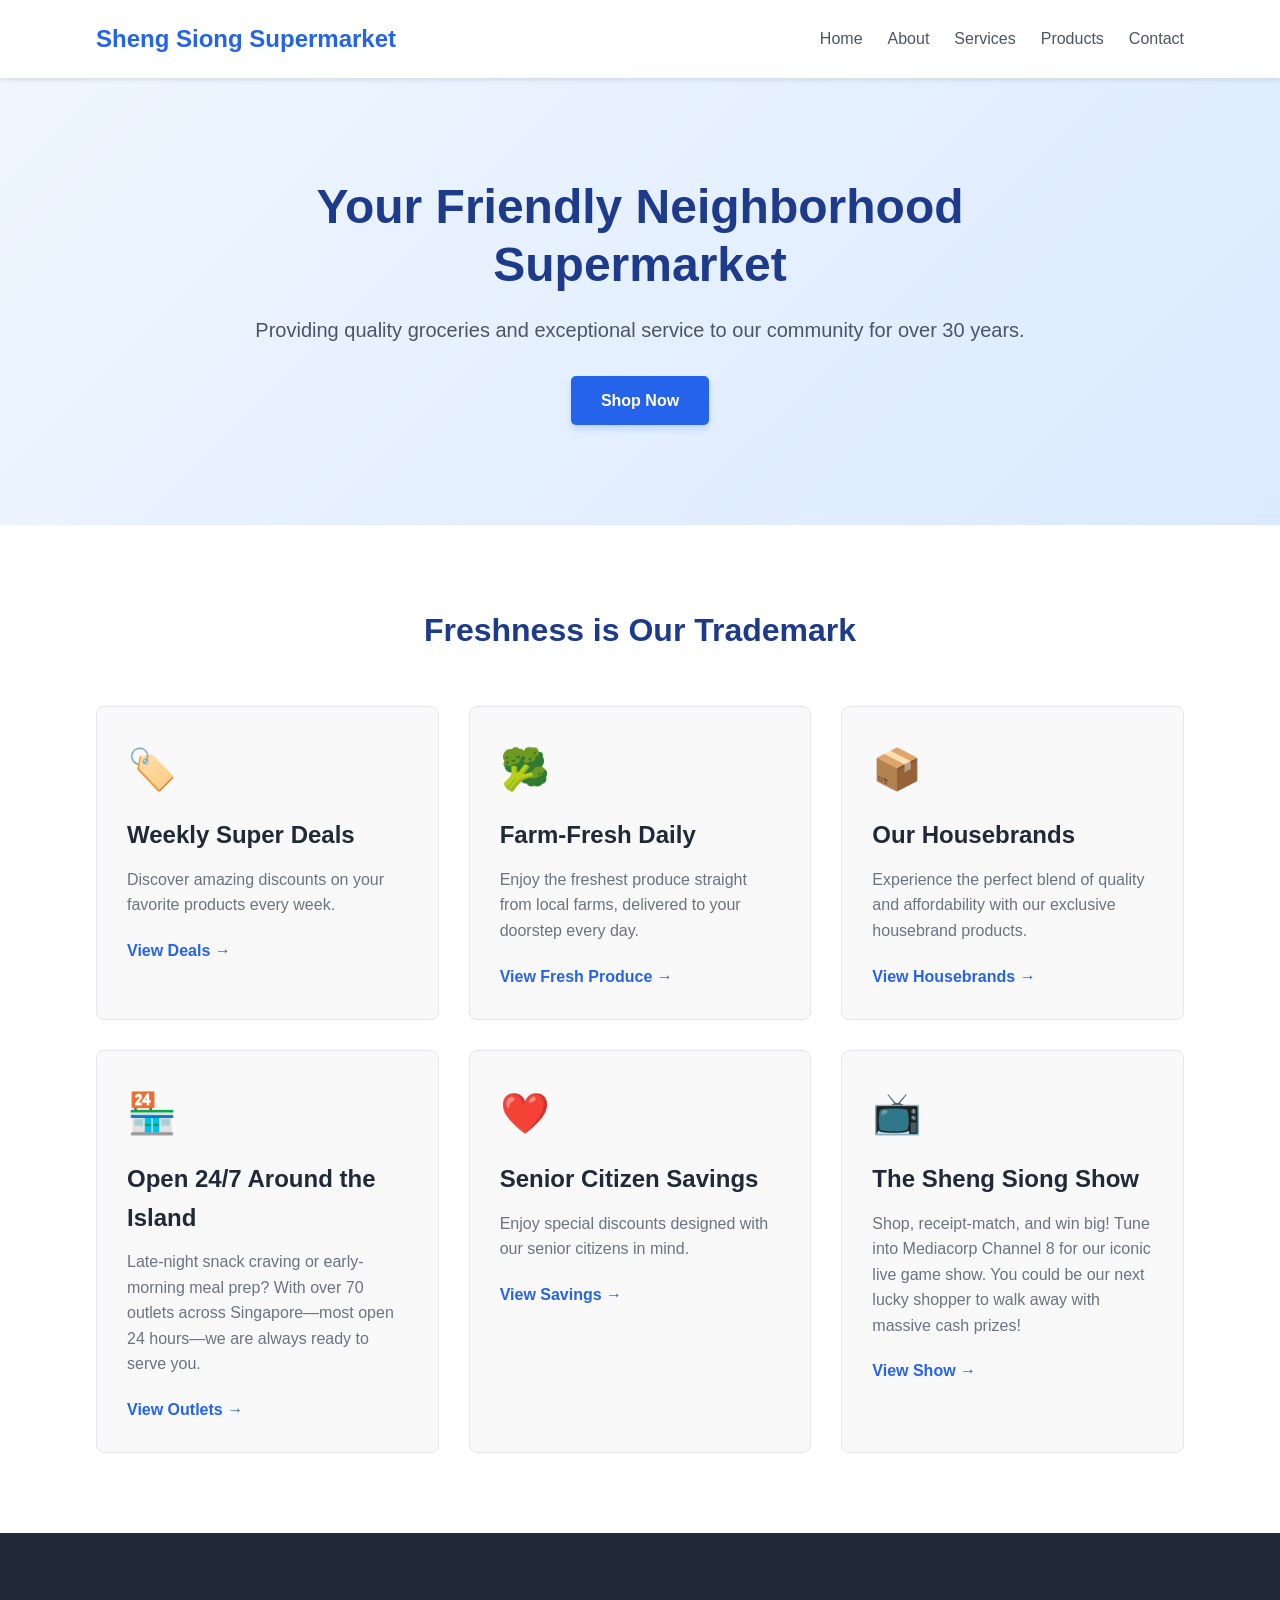
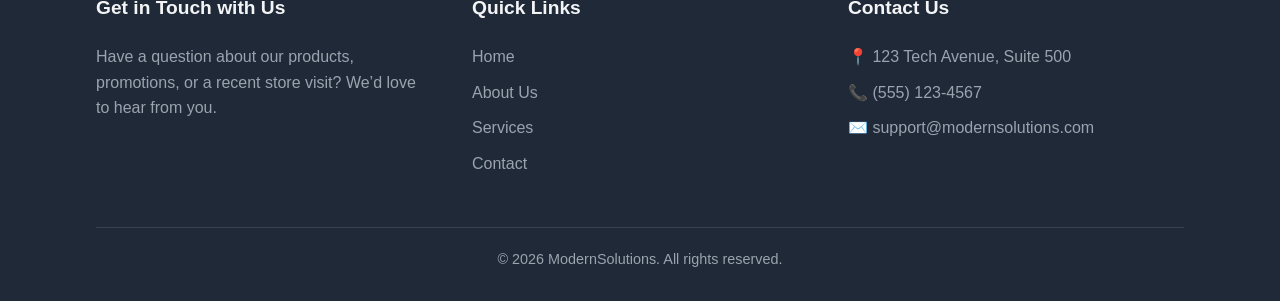
<file: index.html>
<!DOCTYPE html>
<html lang="en">
<head>
    <meta charset="UTF-8">
    <meta name="viewport" content="width=device-width, initial-scale=1.0">
    <title>Home | Modern Solutions</title>
    <link rel="stylesheet" href="style.css">
</head>
<body>

    <nav class="navbar">
        <div class="container nav-container">
            <div class="logo">Sheng Siong Supermarket</div>
            <ul class="nav-links">
                <li><a href="index.html">Home</a></li>
                <li><a href="aboutus.html">About</a></li>
                <li><a href="services.html">Services</a></li>
                <li><a href="products.html">Products</a></li>
                <li><a href="contactus.html">Contact</a></li>
            </ul>
        </div>
    </nav>

    <header class="hero">
        <div class="container hero-content">
            <h1>Your Friendly Neighborhood Supermarket</h1>
            <p>Providing quality groceries and exceptional service to our community for over 30 years.</p>
            <a href="products.html" class="cta-button">Shop Now</a>
        </div>
    </header>

    <section class="features">
        <div class="container">
            <h2 class="section-title">Freshness is Our Trademark</h2>
            <div class="grid">
                
                <div class="card">
                    <span class="card-icon">🏷️</span>
                    <h3>Weekly Super Deals</h3>
                    <p>Discover amazing discounts on your favorite products every week.</p>
                    <a href="products.html" class="card-link">View Deals &rarr;</a>
                </div>

                <div class="card">
                    <span class="card-icon">🥦</span>
                    <h3>Farm-Fresh Daily</h3>
                    <p>Enjoy the freshest produce straight from local farms, delivered to your doorstep every day.</p>
                    <a href="products.html" class="card-link">View Fresh Produce &rarr;</a>
                </div>

                <div class="card">
                    <span class="card-icon">📦</span>
                    <h3>Our Housebrands</h3>
                    <p>Experience the perfect blend of quality and affordability with our exclusive housebrand products.</p>
                    <a href="products.html" class="card-link">View Housebrands &rarr;</a>
                </div>
                <div class="card">
                    <span class="card-icon">🏪</span>
                    <h3>Open 24/7 Around the Island</h3>
                    <p>Late-night snack craving or early-morning meal prep? With over 70 outlets across Singapore—most open 24 hours—we are always ready to serve you.</p>
                    <a href="products.html" class="card-link">View Outlets &rarr;</a>
                </div>
                <div class="card">
                    <span class="card-icon">❤️</span>
                    <h3>Senior Citizen Savings</h3>
                    <p>Enjoy special discounts designed with our senior citizens in mind.</p>
                    <a href="products.html" class="card-link">View Savings &rarr;</a>
                </div>
                <div class="card">
                    <span class="card-icon">📺</span>
                    <h3>The Sheng Siong Show</h3>
                    <p>Shop, receipt-match, and win big! Tune into Mediacorp Channel 8 for our iconic live game show. You could be our next lucky shopper to walk away with massive cash prizes!</p>
                    <a href="products.html" class="card-link">View Show &rarr;</a>
                </div>
                

            </div>
        </div>
    </section>

    <footer>
        <div class="container">
            <div class="footer-grid">
                <div>
                    <h4 class="footer-heading">Get in Touch with Us</h4>
                    <p class="footer-desc">Have a question about our products, promotions, or a recent store visit? We’d love to hear from you.</p>
                </div>
                <div>
                    <h4 class="footer-heading">Quick Links</h4>
                    <ul class="footer-links">
                        <li><a href="index.html">Home</a></li>
                        <li><a href="about.html">About Us</a></li>
                        <li><a href="services.html">Services</a></li>
                        <li><a href="contact.html">Contact</a></li>
                    </ul>
                </div>
                <div>
                    <h4 class="footer-heading">Contact Us</h4>
                    <div class="contact-info">
                        <p>📍 123 Tech Avenue, Suite 500</p>
                        <p>📞 (555) 123-4567</p>
                        <p>✉️ support@modernsolutions.com</p>
                    </div>
                </div>
            </div>
            <div class="footer-bottom">
                <p>&copy; 2026 ModernSolutions. All rights reserved.</p>
            </div>
        </div>
    </footer>

</body>
</html>
</file>
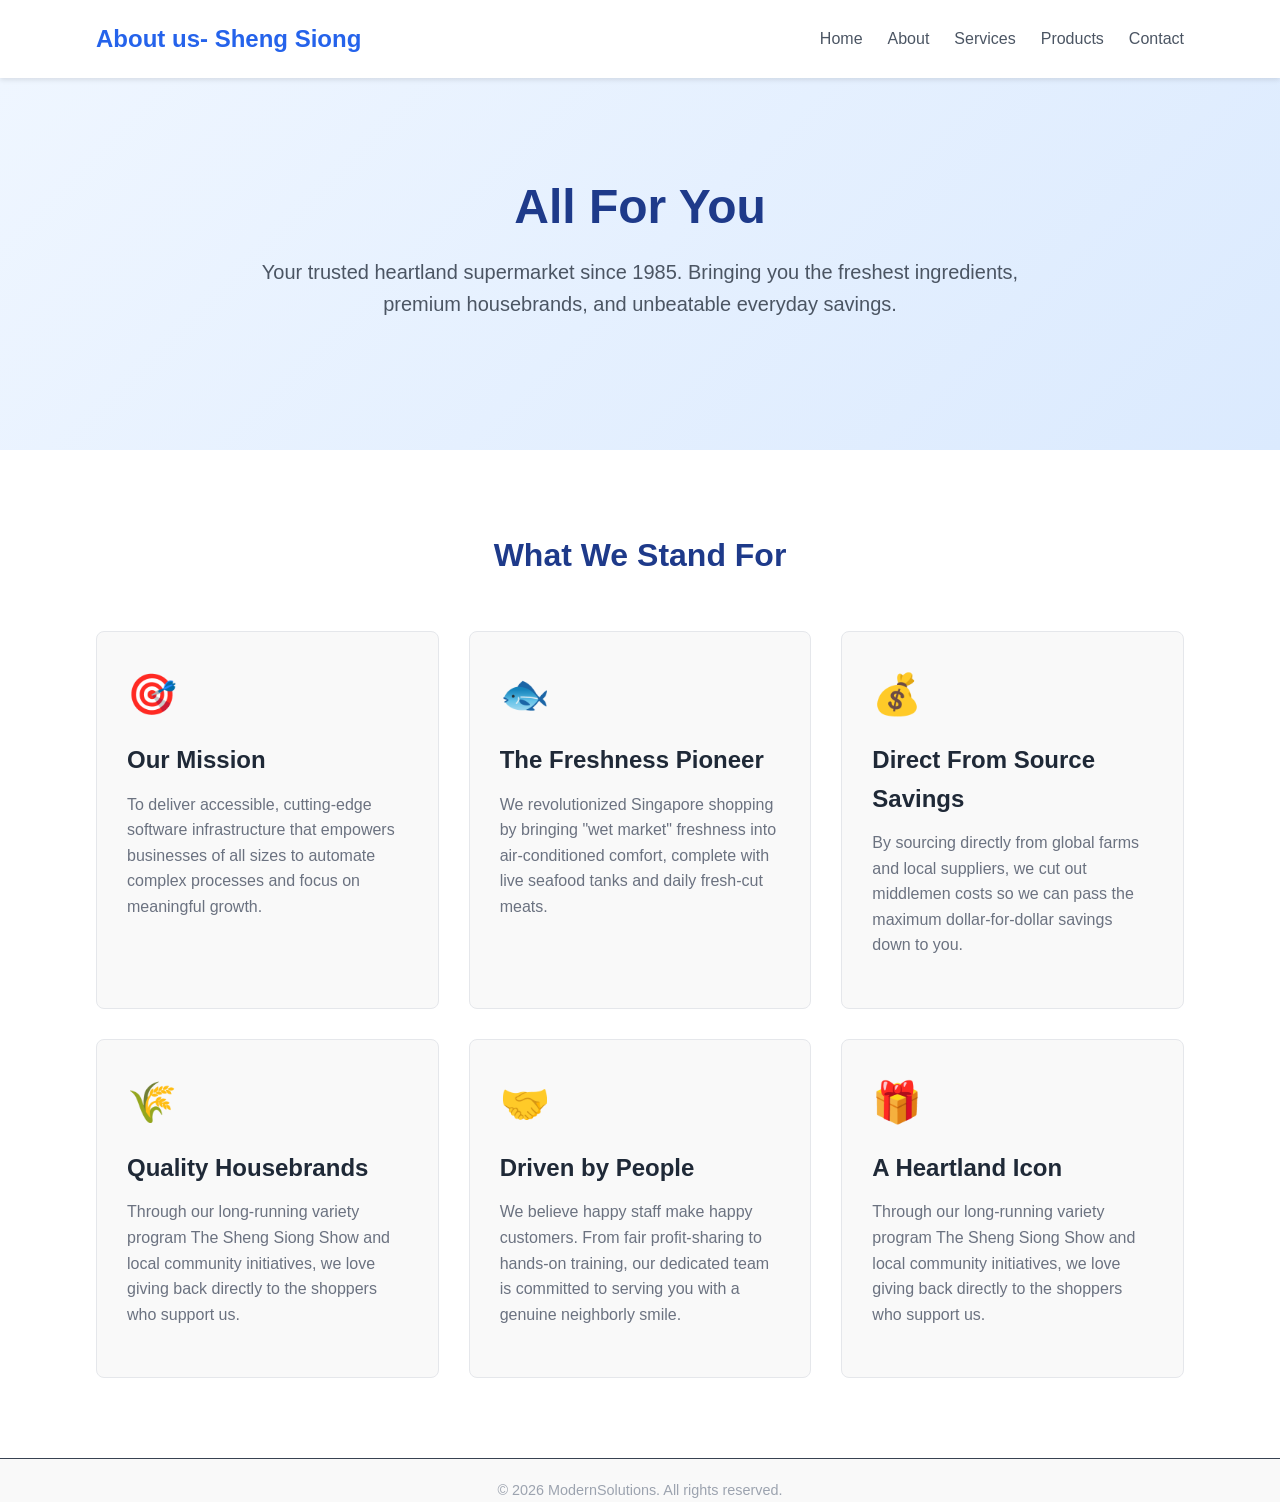
<file: aboutus.html>
<!DOCTYPE html>
<html lang="en">
<head>
    <meta charset="UTF-8">
    <meta name="viewport" content="width=device-width, initial-scale=1.0">
    <title>About Us | Modern Solutions</title>
    <link rel="stylesheet" href="style.css">
</head>
<body>

    <nav class="navbar">
        <div class="container nav-container">
            <div class="logo">About us- Sheng Siong</div>
            <ul class="nav-links">
                <li><a href="index.html">Home</a></li>
                <li><a href="about.html">About</a></li>
                <li><a href="services.html">Services</a></li>
                <li><a href="products.html">Products</a></li>
                <li><a href="contact.html">Contact</a></li>
            </ul>
        </div>
    </nav>

    <header class="hero">
        <div class="container hero-content">
            <h1>All For You</h1>
            <p>Your trusted heartland supermarket since 1985. Bringing you the freshest ingredients, premium housebrands, and unbeatable everyday savings.</p>
        </div>
    </header>

    <section class="features">
        <div class="container">
            <h2 class="section-title">What We Stand For </h2>
            <div class="grid">
                
                <div class="card">
                    <span class="card-icon">🎯</span>
                    <h3>Our Mission</h3>
                    <p>To deliver accessible, cutting-edge software infrastructure that empowers businesses of all sizes to automate complex processes and focus on meaningful growth.</p>
                </div>
                <div class="card">
                    <span class="card-icon">🐟</span>
                    <h3>The Freshness Pioneer</h3>
                    <p>We revolutionized Singapore shopping by bringing "wet market" freshness into air-conditioned comfort, complete with live seafood tanks and daily fresh-cut meats.</p>
                </div>
                <div class="card">
                    <span class="card-icon">💰</span>
                    <h3>Direct From Source Savings</h3>
                    <p>By sourcing directly from global farms and local suppliers, we cut out middlemen costs so we can pass the maximum dollar-for-dollar savings down to you.</p>
                </div>
                <div class="card">
                    <span class="card-icon">🌾</span>
                    <h3>Quality Housebrands</h3>
                    <p>Through our long-running variety program The Sheng Siong Show and local community initiatives, we love giving back directly to the shoppers who support us.</p> 
                </div>
                <div class="card">
                    <span class="card-icon">🤝</span>
                    <h3>Driven by People</h3>
                    <p>We believe happy staff make happy customers. From fair profit-sharing to hands-on training, our dedicated team is committed to serving you with a genuine neighborly smile.</p>
                </div>
                <div class="card">
                    <span class="card-icon">🎁</span>
                    <h3>A Heartland Icon</h3>
                    <p>Through our long-running variety program The Sheng Siong Show and local community initiatives, we love giving back directly to the shoppers who support us.</p> 
                </div>
            </div>
        </div>
    </section>
    <div class="footer-bottom">
     <p>&copy; 2026 ModernSolutions. All rights reserved.</p>
    </div>
</body>
</html>
</file>
<file: style.css>
/* --- Reset & Base Styles --- */
* {
    margin: 0;
    padding: 0;
    box-sizing: border-box;
    font-family: 'Segoe UI', Tahoma, Geneva, Verdana, sans-serif;
}

body {
    line-height: 1.6;
    color: #333;
    background-color: #f9f9f9;
}

a {
    text-decoration: none;
    color: inherit;
    transition: all 0.3s ease;
}

.container {
    width: 85%;
    max-width: 1200px;
    margin: 0 auto;
}

/* --- Navigation Menu --- */
.navbar {
    background-color: #ffffff;
    box-shadow: 0 2px 5px rgba(0,0,0,0.1);
    position: sticky;
    top: 0;
    z-index: 1000;
}

.nav-container {
    display: flex;
    justify-content: space-between;
    align-items: center;
    padding: 20px 0;
}

.logo {
    font-size: 1.5rem;
    font-weight: bold;
    color: #2563eb;
}

.nav-links {
    display: flex;
    list-style: none;
    gap: 25px;
}

.nav-links a {
    font-weight: 500;
    color: #4b5563;
}

.nav-links a:hover {
    color: #2563eb;
}

/* --- Hero Section --- */
.hero {
    background: linear-gradient(135deg, #eff6ff 0%, #dbeafe 100%);
    padding: 100px 0;
    text-align: center;
}

.hero-content {
    max-width: 800px;
    margin: 0 auto;
}

.hero h1 {
    font-size: 3rem;
    color: #1e3a8a;
    margin-bottom: 20px;
    line-height: 1.2;
}

.hero p {
    font-size: 1.25rem;
    color: #4b5563;
    margin-bottom: 30px;
}

.cta-button {
    display: inline-block;
    background-color: #2563eb;
    color: #ffffff;
    padding: 12px 30px;
    border-radius: 5px;
    font-weight: 600;
    box-shadow: 0 4px 6px rgba(37, 99, 235, 0.2);
}

.cta-button:hover {
    background-color: #1d4ed8;
    transform: translateY(-2px);
}

/* --- Featured Products/Services Preview --- */
.features {
    padding: 80px 0;
    background-color: #ffffff;
}

.section-title {
    text-align: center;
    font-size: 2rem;
    color: #1e3a8a;
    margin-bottom: 50px;
}

.grid {
    display: grid;
    grid-template-columns: repeat(auto-fit, minmax(300px, 1fr));
    gap: 30px;
}

.card {
    background: #f9f9f9;
    padding: 30px;
    border-radius: 8px;
    border: 1px solid #e5e7eb;
    transition: transform 0.3s ease, box-shadow 0.3s ease;
}

.card:hover {
    transform: translateY(-5px);
    box-shadow: 0 10px 15px rgba(0,0,0,0.05);
}

.card-icon {
    font-size: 2.5rem;
    margin-bottom: 15px;
    display: inline-block;
}

.card h3 {
    font-size: 1.5rem;
    color: #1f2937;
    margin-bottom: 12px;
}

.card p {
    color: #6b7280;
    margin-bottom: 20px;
}

.card-link {
    color: #2563eb;
    font-weight: 600;
}

.card-link:hover {
    text-decoration: underline;
}

/* --- Footer --- */
footer {
    background-color: #1f2937;
    color: #ffffff;
    padding: 60px 0 30px 0;
}

.footer-grid {
    display: grid;
    grid-template-columns: repeat(auto-fit, minmax(250px, 1fr));
    gap: 40px;
    margin-bottom: 40px;
}

.footer-heading {
    font-size: 1.2rem;
    margin-bottom: 20px;
    color: #f3f4f6;
}

.footer-desc {
    color: #9ca3af;
}

.footer-links {
    list-style: none;
}

.footer-links li {
    margin-bottom: 10px;
}

.footer-links a {
    color: #9ca3af;
}

.footer-links a:hover {
    color: #ffffff;
}

.contact-info p {
    color: #9ca3af;
    margin-bottom: 10px;
}

.footer-bottom {
    border-top: 1px solid #374151;
    padding-top: 20px;
    text-align: center;
    color: #9ca3af;
    font-size: 0.9rem;
}

/* --- Responsive Design --- */
@media (max-width: 768px) {
    .nav-container {
        flex-direction: column;
        gap: 15px;
    }
    .hero h1 {
        font-size: 2.2rem;
    }
}
</file>
